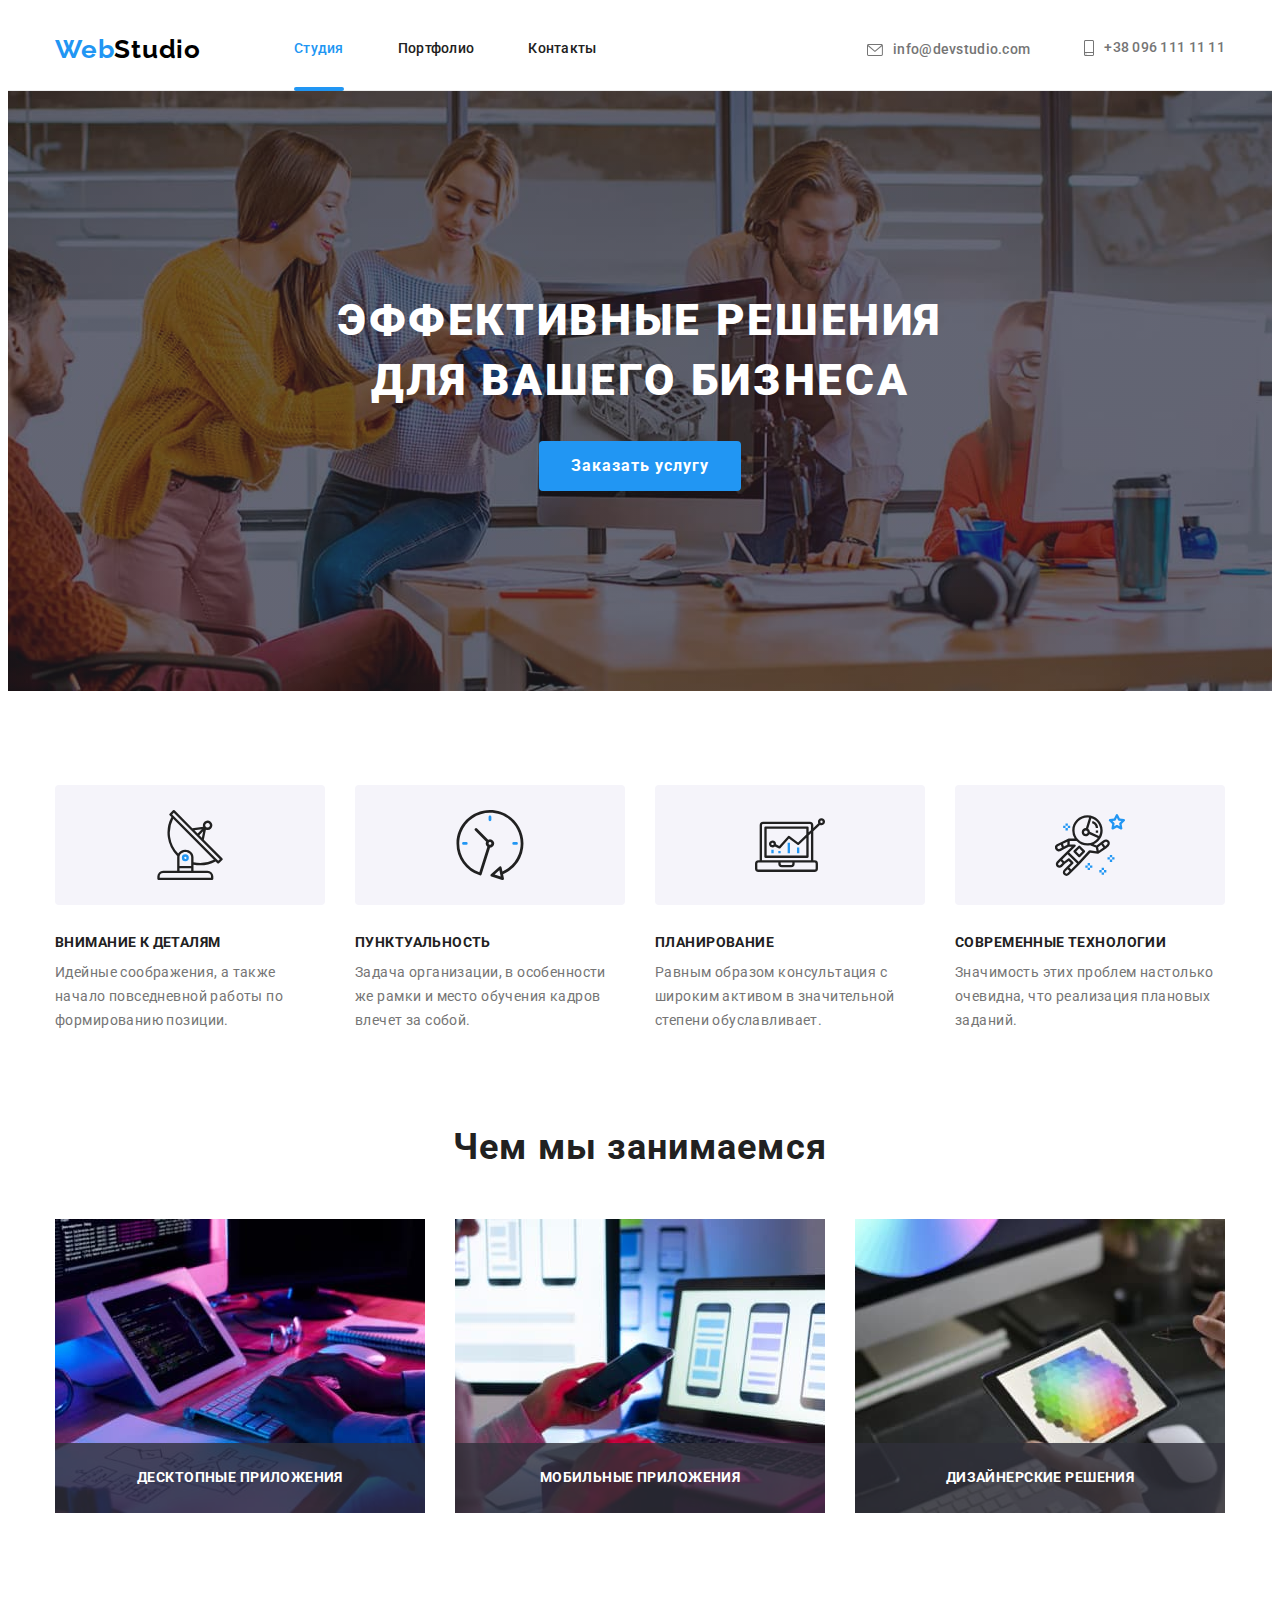
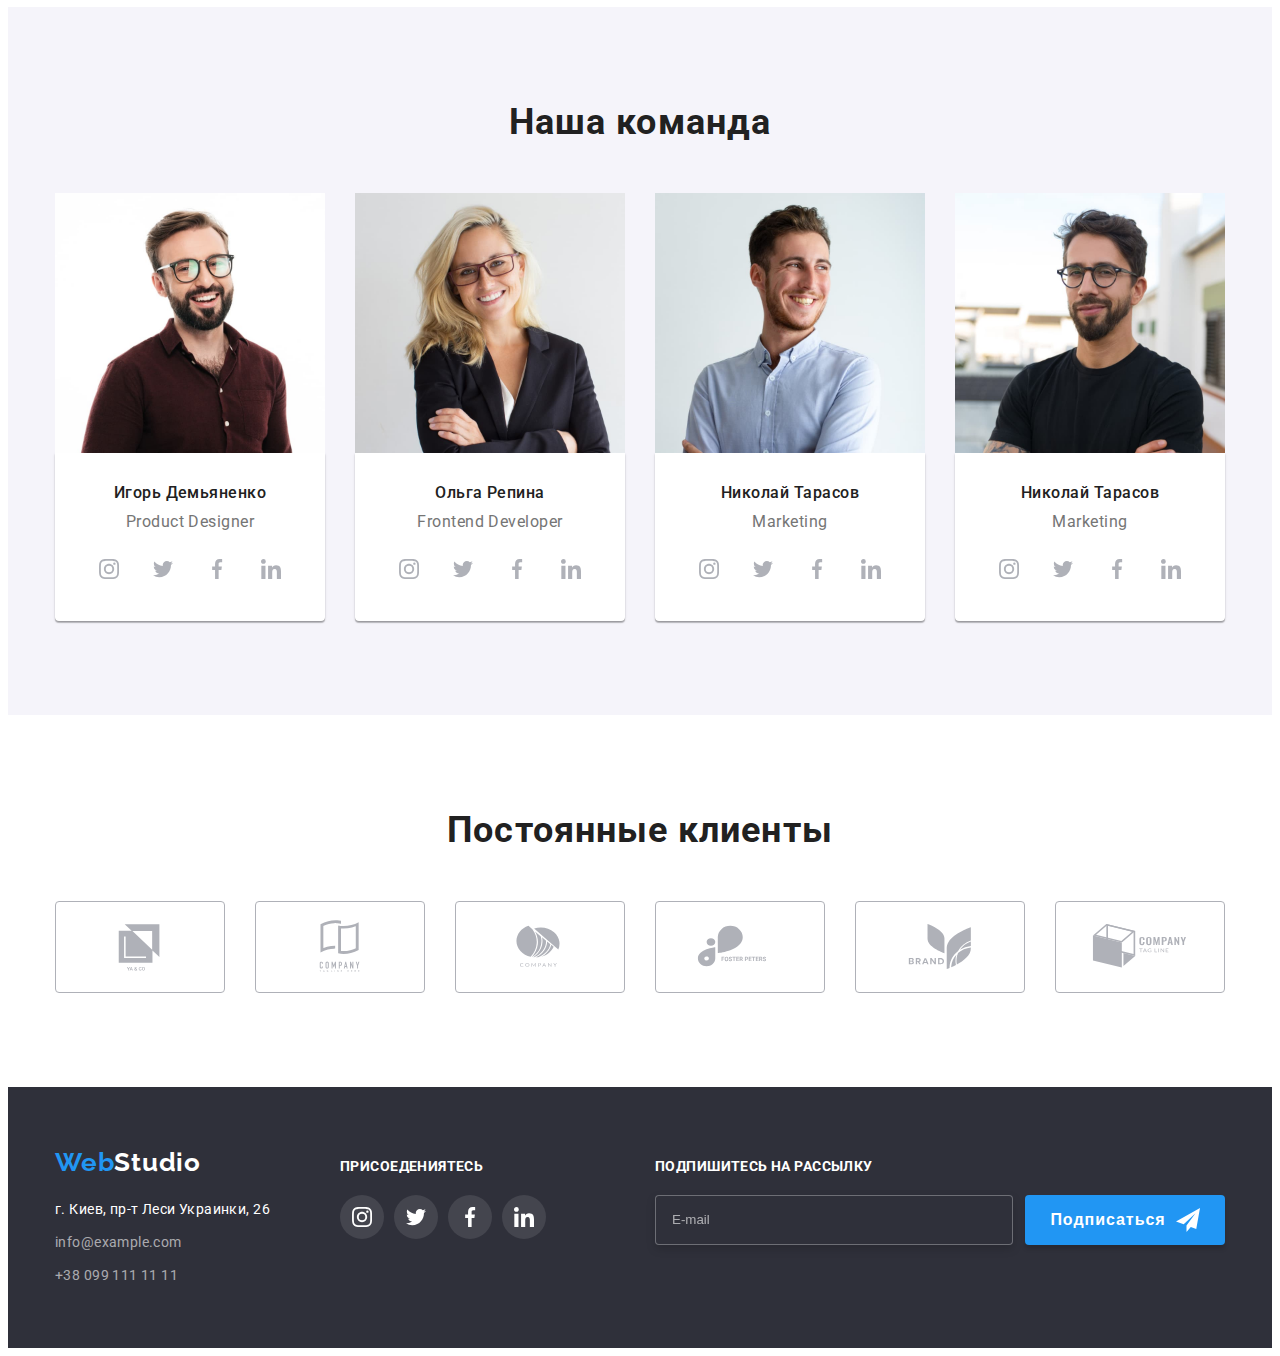
<file: index.html>
<!DOCTYPE html>
<html lang="ru">
  <head>
    <meta charset="UTF-8" />
    <meta http-equiv="X-UA-Compatible" content="IE=edge" />
    <meta name="viewport" content="width=device-width, initial-scale=1.0" />
    <title>Document</title>

    <link rel="preconnect" href="https://fonts.googleapis.com" />
    <link rel="preconnect" href="https://fonts.gstatic.com" crossorigin />
    <link
      href="https://fonts.googleapis.com/css2?family=Raleway:wght@700&family=Roboto:wght@400;500;700;900&display=swap"
      rel="stylesheet"
    />

    <link
      rel="stylesheet"
      href="https://cdnjs.cloudflare.com/ajax/libs/modern-normalize/1.1.0/modern-normalize.min.css"
      integrity="sha512-wpPYUAdjBVSE4KJnH1VR1HeZfpl1ub8YT/NKx4PuQ5NmX2tKuGu6U/JRp5y+Y8XG2tV+wKQpNHVUX03MfMFn9Q=="
      crossorigin="anonymous"
      referrerpolicy="no-referrer"
    />

    <link rel="stylesheet" href="./css/styles.css" />
  </head>

  <body>
    
    
    <header class="header">
      <div class="container">
        <div class="header-inner">
          <a class="header-logo link" href="" lang="en"
            >Web<span class="logo-light link">Studio</span>
          </a>
          <nav class="header-nav">
            <ul class="nav-list list">
              <li class="nav-item">
                <a class="nav-link link prime" href="./index.html">Студия</a>
              </li>
              <li class="nav-item">
                <a class="nav-link link" href="./portfolio.html">Портфолио</a>
              </li>
              <li class="nav-item">
                <a class="nav-link link" href="">Контакты</a>
              </li>
            </ul>
          </nav>
          <ul class="contact-list list">
            <li class="contact-items">
              <a class="contact-link link" href="mailto:info@devstudio.com" lang="en"
                ><svg class="contact-logo" width="16" height="12">
                  <use href="./images/symbol-defs.svg#icon-envelope">
                  </use>
                  </svg>info@devstudio.com</a>
            </li>
            <li class="contact-items">
              <a class="contact-link link" href="tel:+380961111111">
                <svg class="contact-logo" width="10" height="16">
                <use href="./images/symbol-defs.svg#icon-smartphone">
                </use>
                </svg>+38 096 111 11 11</a>
            </li>
          </ul>
        </div>
      </div>
    </header>
    <main>
      <section class="hero">
        <div class="container">
          <h1 class="hero-title">Эффективные решения для вашего бизнеса</h1>
          <button data-modal-open class="btn"  type="button">Заказать услугу</button>         
        </div>
      </section>
      <section class="quality section">
        <div class="container">
          <h2 class="visually-hidden">Качество команды</h2>
          <ul class="quality-list list">
            <li class="quality-item">
              <div class="quality-icon">
                <svg class="quality-logo" width="70" height="70">
                <use href="./images/symbol-defs.svg#icon-antenna">
                </use>
                </svg>
              </div>
              <h3 class="quality-title">Внимание к деталям</h3>
              <p class="quality-description">
                Идейные соображения, а также начало повседневной работы по формированию позиции.
              </p>
            </li>
            <li class="quality-item">
              <div class="quality-icon">
                <svg class="quality-logo" width="70" height="70">
                <use href="./images/symbol-defs.svg#icon-clock">
                </use>
                </svg>
              </div>
              <h3 class="quality-title">Пунктуальность</h3>
              <p class="quality-description">
                Задача организации, в особенности же рамки и место обучения кадров влечет за собой.
              </p>
            </li>
            <li class="quality-item">
              <div class="quality-icon">
                <svg class="quality-logo" width="70" height="70">
                <use href="./images/symbol-defs.svg#icon-diagram">
                </use>
                </svg>
              </div>
              <h3 class="quality-title">Планирование</h3>
              <p class="quality-description">
                Равным образом консультация с широким активом в значительной степени обуславливает.
              </p>
            </li>
            <li class="quality-item">
              <div class="quality-icon">
                <svg class="quality-logo" width="70" height="70">
                <use href="./images/symbol-defs.svg#icon-astronaut">
                </use>
                </svg>
              </div>
              <h3 class="quality-title">Современные технологии</h3>
              <p class="quality-description">
                Значимость этих проблем настолько очевидна, что реализация плановых заданий.
              </p>
            </li>
          </ul>
        </div>
      </section>
      <section class="work section">
        <div class="container">
          <h2 class="work-subtitle">Чем мы занимаемся</h2>
          <ul class="work-list list">
            <li class="work-item">
              <img src="./images/layout1.jpg" alt="Верстка" width="370" />
              <h3 class="work-name">Десктопные приложения</h3>
            </li>
            <li class="work-item">
              <img src="./images/design1.jpg" alt="Дизайн" width="370" />
              <h3 class="work-name">Мобильные приложения</h3>
            </li>
            <li class="work-item">
              <img src="./images/project.jpg" alt="Стиль" width="370" />
              <h3 class="work-name">Дизайнерские решения</h3>
            </li>
          </ul>
        </div>
      </section>
      <section class="team section">
        <div class="container">
          <h2 class="team-subtitle">Наша команда</h2>
          <ul class="team-list list">
            <li class="team-item">
              <img src="./images/igor-demianenko.jpg" alt="Игорь Демьяненко" width="270" />
              <div class="team-wrap">
                <h3 class="team-members">Игорь Демьяненко</h3>
                <p class="speciality" lang="en">Product Designer</p>
                <ul class="team-social-list list">
                  <li class="team-social-item"> 
                    <a href="#" class="team-link" >
                     <svg class="clients-social" width="20" height="20">
                       <use href="./images/symbol-defs.svg#icon-instagram">
                       </use>
                       </svg>
                    </a>
                 <li class="team-social-item"> 
                   <a href="#" class="team-link" >
                    <svg class="clients-social" width="20" height="20">
                     <use href="./images/symbol-defs.svg#icon-twitter">
                      </use>
                     </svg>
                   </a>
                 <li class="team-social-item"> 
                  <a href="#" class="team-link" >
                    <svg class="clients-social" width="20" height="20">
                      <use href="./images/symbol-defs.svg#icon-facebook">
                        </use>
                      </svg>
                   </a>
                <li class="team-social-item"> 
                  <a href="#" class="team-link" >
                    <svg class="clients-social" width="20" height="20">
                     <use href="./images/symbol-defs.svg#icon-linkedin">
                      </use>
                     </svg>
                  </a>
                </ul>
              </div>
            </li>
            <li class="team-item">
              <img src="./images/olga-repina.jpg" alt="Ольга Репина" width="270" />
              <div class="team-wrap">
                <h3 class="team-members">Ольга Репина</h3>
                <p class="speciality" lang="en">Frontend Developer</p>
                <ul class="team-social-list list">
                  <li class="team-social-item"> 
                    <a href="#" class="team-link" >
                     <svg class="clients-social" width="20" height="20">
                       <use href="./images/symbol-defs.svg#icon-instagram">
                        </use>
                       </svg>
                    </a>
                 <li class="team-social-item"> 
                   <a href="#" class="team-link" >
                    <svg class="clients-social" width="20" height="20">
                     <use href="./images/symbol-defs.svg#icon-twitter">
                      </use>
                     </svg>
                   </a>
                 <li class="team-social-item"> 
                  <a href="#" class="team-link" >
                    <svg class="clients-social" width="20" height="20">
                      <use href="./images/symbol-defs.svg#icon-facebook">
                        </use>
                      </svg>
                   </a>
                <li class="team-social-item"> 
                  <a href="#" class="team-link" >
                    <svg class="clients-social" width="20" height="20">
                     <use href="./images/symbol-defs.svg#icon-linkedin">
                      </use>
                     </svg>
                  </a>
                </ul>
              </div>
            </li>
            <li class="team-item">
              <img src="./images/nikolai-tarasov.jpg" alt="Николай Тарасов" width="270" />
              <div class="team-wrap">
                <h3 class="team-members">Николай Тарасов</h3>
                <p class="speciality" lang="en">Marketing</p>
                <ul class="team-social-list list">
                  <li class="team-social-item"> 
                    <a href="#" class="team-link" >
                     <svg class="clients-social" width="20" height="20">
                       <use href="./images/symbol-defs.svg#icon-instagram">
                        </use>
                       </svg>
                    </a>
                 <li class="team-social-item"> 
                   <a href="#" class="team-link" >
                    <svg class="clients-social" width="20" height="20">
                     <use href="./images/symbol-defs.svg#icon-twitter">
                      </use>
                     </svg>
                   </a>
                 <li class="team-social-item"> 
                  <a href="#" class="team-link" >
                    <svg class="clients-social" width="20" height="20">
                      <use href="./images/symbol-defs.svg#icon-facebook">
                        </use>
                      </svg>
                   </a>
                <li class="team-social-item"> 
                  <a href="#" class="team-link" >
                    <svg class="clients-social" width="20" height="20">
                     <use href="./images/symbol-defs.svg#icon-linkedin">
                      </use>
                     </svg>
                  </a>
                </ul>
              </div>
            </li>
            <li class="team-item">
              <img src="./images/mihail-ermakov.jpg" alt="Михаил Ермаков" width="270" />
              <div class="team-wrap">
                <h3 class="team-members">Николай Тарасов</h3>
                <p class="speciality" lang="en">Marketing</p>
                <ul class="team-social-list list">
                  <li class="team-social-item"> 
                    <a href="#" class="team-link" >
                     <svg class="clients-social" width="20" height="20">
                       <use href="./images/symbol-defs.svg#icon-instagram">
                        </use>
                       </svg>
                    </a>
                 <li class="team-social-item"> 
                   <a href="#" class="team-link" >
                    <svg class="clients-social" width="20" height="20">
                     <use href="./images/symbol-defs.svg#icon-twitter">
                      </use>
                     </svg>
                   </a>
                 <li class="team-social-item"> 
                  <a href="#" class="team-link" >
                    <svg class="clients-social" width="20" height="20">
                      <use href="./images/symbol-defs.svg#icon-facebook">
                        </use>
                      </svg>
                   </a>
                <li class="team-social-item"> 
                  <a href="#" class="team-link" >
                    <svg class="clients-social" width="20" height="20">
                     <use href="./images/symbol-defs.svg#icon-linkedin">
                      </use>
                     </svg>
                  </a>
                </ul>
              </div>
            </li>
          </ul>
        </div>
      </section>
      <section class="clients section">
        <div class="container">
          <h2 class="clients-subtitle">Постоянные клиенты</h2>
        <ul class="clients-list list">
          <li class="clients-item"> 
           <a href="#" class="clients-link" >
            <svg class="clients-logo" width="106" height="60">
              <use href="./images/symbol-defs.svg#icon-Logoya-co">
                </use>
              </svg>
           </a>
           </li>
           <li class="clients-item"> 
            <a href="#" class="clients-link" >
             <svg class="clients-logo" width="106" height="60">
               <use href="./images/symbol-defs.svg#icon-Logotaglin">
                </use>
               </svg>
            </a>
            </li>
            <li class="clients-item"> 
              <a href="#" class="clients-link" >
               <svg class="clients-logo" width="106" height="60">
                 <use href="./images/symbol-defs.svg#icon-Logocompany">
                  </use>
                 </svg>
              </a>
              </li>
              <li class="clients-item" > 
                <a href="#" class="clients-link" >
                 <svg class="clients-logo" width="106" height="60">
                   <use href="./images/symbol-defs.svg#icon-Logofoster">
                    </use>
                   </svg>
                </a>
                </li>
                <li class="clients-item"> 
                  <a href="#" class="clients-link" >
                   <svg class="clients-logo" width="106" height="60">
                     <use href="./images/symbol-defs.svg#icon-Logobrand">
                      </use>
                     </svg>
                  </a>
                  </li>
                  <li class="clients-item"> 
                    <a href="#" class="clients-link" >
                     <svg class="clients-logo" width="106" height="60">
                       <use href="./images/symbol-defs.svg#icon-Logotagline">
                        </use>
                       </svg>
                    </a>
                    </li>
        </ul>
      </div>
      </section>
    </main>
    <footer class="footer">
      <div class="container">
       <div class="footer-block">
        <div class="footer-link">
          <a class="footer-logo link" href="" lang="en"
        >Web<span class="logo-black link">Studio</span></a>
      <address class="footer-addres">
        <ul class="footer-list list">
          <li class="footer-item">
            <a
              class="footer-map link"
              href="https://goo.gl/maps/xmcC9F6GGdkySyZK7"
              rel="noopener noreferrer nofollow"
              >г. Киев, пр-т Леси Украинки, 26</a
            >
          </li>
          <li class="footer-item">
            <a class="fcontact-link link" href="mailto:info@example.com" lang="en"
              >info@example.com</a
            >
          </li>
          <li class="footer-item">
            <a class="fcontact-link link" href="tel:+380991111111">+38 099 111 11 11</a>
          </li>
        </ul>
      </address>
        </div>
        <div class="footer-social">
          <h2 class="footer-title">Присоедениятесь</h2>
      <ul class="footer-social-list list">
        <li class="footer-social-item"> 
          <a href="#" class="footer-logo-link">
            <svg class="footer-logo-social" width="20" height="20">
              <use href="./images/symbol-defs.svg#icon-instagram">
                </use>
              </svg>
           </a>
        <li class="footer-social-item "> 
          <a href="#" class="footer-logo-link">
           <svg class="footer-logo-social" width="20" height="20">
            <use href="./images/symbol-defs.svg#icon-twitter">
            </use>
            </svg>
          </a>
        <li class="footer-social-item"> 
         <a href="#" class="footer-logo-link">
           <svg class="footer-logo-social" width="20" height="20">            
             <use href="./images/symbol-defs.svg#icon-facebook">
            </use>
             </svg>
          </a>
       <li class="footer-social-item"> 
         <a href="#" class="footer-logo-link" >
           <svg class="footer-logo-social" width="20" height="20">
            <use href="./images/symbol-defs.svg#icon-linkedin">
              </use>
              </svg>
         </a>
      </ul>
        </div>
        <div class="subscription">
          <label class="subscription-lable" for="subscription-email" >
            Подпишитесь на рассылку</label>
            <form class="subscription-wrap">
             <input class="subscription-input" id="subscription-email" type="email" name="email" placeholder="E-mail">
             
              <button class="subscription-button" type="submit">Подписаться
                <svg class="subscription-logo" width="24" height="24">
                  <use href="./images/symbol-defs.svg#icon-icon-send">
                  </use>
                  </svg>
              </button> 
        </form>
       </div>
      </div>
      </div>
    </footer>
    <div class="backdrop is-hidden" data-modal >
      <div class="modal" >
        <button class="data-modal-close" data-modal-close >
          <svg class="close-logo" width="11" height="11">
            <use href="./images/symbol-defs.svg#icon-close-vector">
            </use>
            </svg>
        </button>
          <h2 class="modal-title">Оставьте свои данные, мы вам перезвоним</h2>
          <form class="form" name="contact-form" autocomplete="on">
          <div class="form-field">
            <label class="form-lable" for="user-name" >
              Имя </label>
                <input class="form-input" id="user-name" type="text" name="name" required>
              <svg class="form-logo" width="18" height="18">
                <use href="./images/symbol-defs.svg#icon-person-black">
                </use>
                </svg>
          </div>
                <div class="form-field">
                <label class="form-lable" for="user-tel" >
                Телефон</label>
                  <input class="form-input" id="user-tel" type="tel" name="tel" required>
                  <svg class="form-logo" width="18" height="18">
                    <use href="./images/symbol-defs.svg#icon-phone-black">
                    </use>
                    </svg>    
                </div>
            <div class="form-field">
              <label class="form-lable" for="user-email" >
                Почта</label>
                 <input class="form-input" id="user-email" type="email" name="email" required>
                 <svg class="form-logo" width="18" height="18">
                  <use href="./images/symbol-defs.svg#icon-email-black">
                  </use>
                  </svg>           
            </div>
            <div class="form-message">
              <label class="form-lable" for="user-comment">
                Комментарий</label>
                 <textarea class="form-textarea" id="user-comment"  name="user-comment" placeholder="Введите текст"></textarea>           
            </div>  
                <label class="chexbox-lable" for="user-checkbox" >
                  <span class="checkbox-wrap">
                <input class="chexbox-input" id="user-checkbox" type="checkbox" name="checkbox" >
                <svg class="checkbox-icon" width="16" height="15">
                  <use href="./images/symbol-defs.svg#icon-icon-check">
                  </use>
                  </svg>
                  </span> 
                <span class="checkbox-text ">Соглашаюсь с рассылкой и принимаю 
                  <a class="license-form " href="">Условия договора</a> 
                </span>
              </label>         
            <button class="form-field-button" type="submit">Отправить</button> 
          </form>
         </div>
      </div>
      <script src="./js/modal.js"></script>
  </body>
</html>
</file>
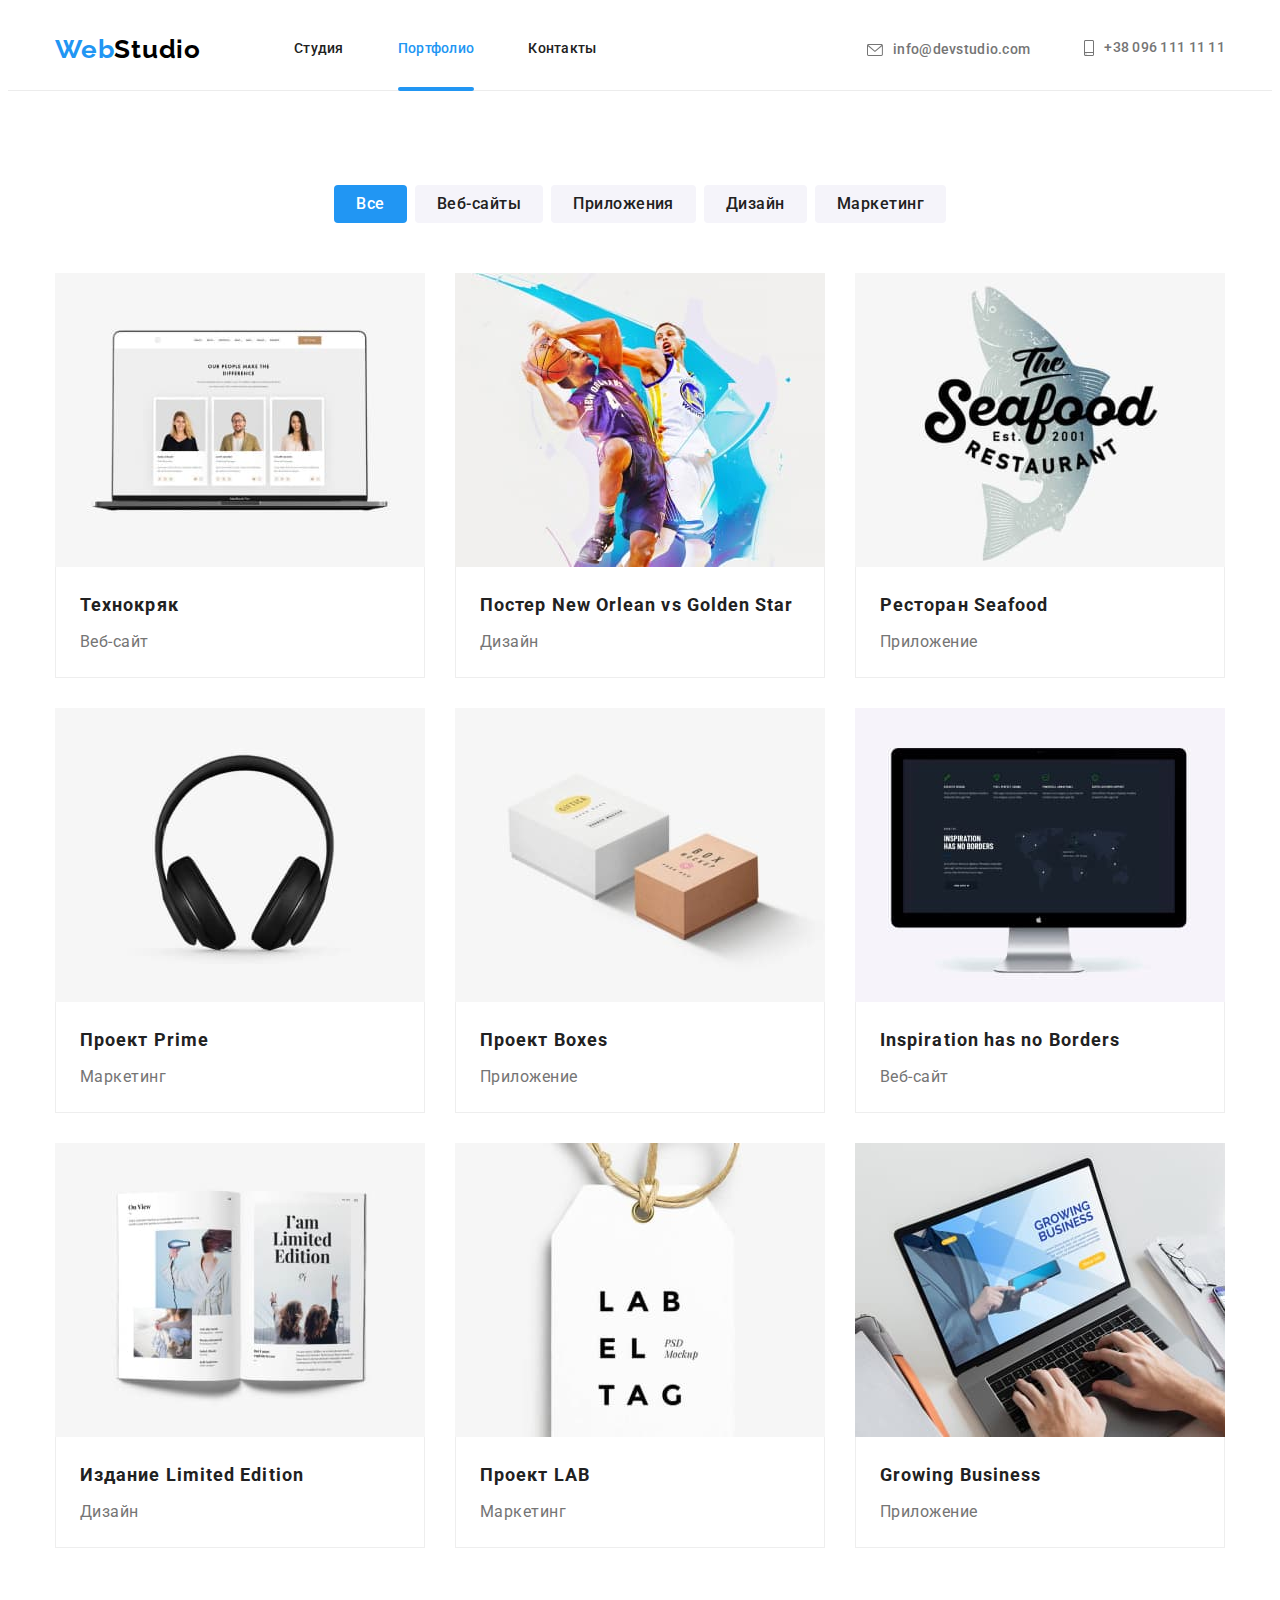
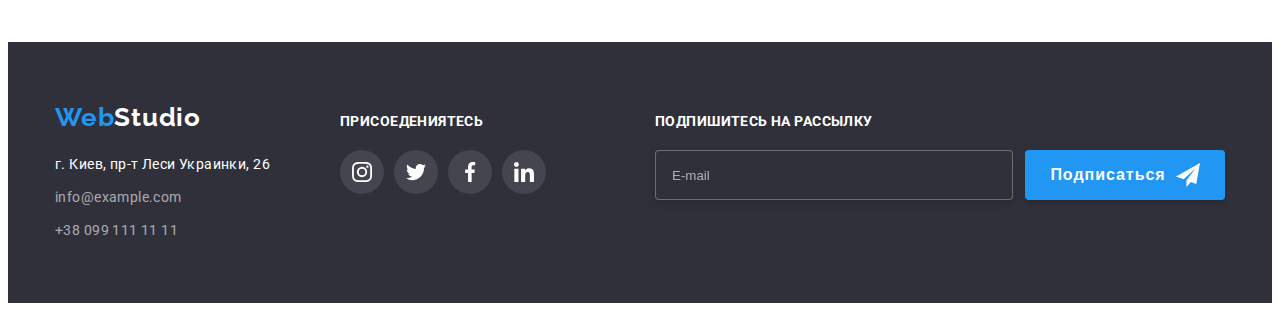
<file: portfolio.html>
<!DOCTYPE html>
<html lang="ru">
  <head>
    <meta charset="UTF-8" />
    <meta http-equiv="X-UA-Compatible" content="IE=edge" />
    <meta name="viewport" content="width=device-width, initial-scale=1.0" />
    <title>Портфоліо</title>
    
    <link rel="preconnect" href="https://fonts.googleapis.com">
<link rel="preconnect" href="https://fonts.gstatic.com" crossorigin>
<link href="https://fonts.googleapis.com/css2?family=Raleway:wght@700&family=Roboto:wght@400;500;700;900&display=swap" rel="stylesheet">
   
<link rel="stylesheet" href="https://cdnjs.cloudflare.com/ajax/libs/modern-normalize/1.1.0/modern-normalize.min.css" integrity="sha512-wpPYUAdjBVSE4KJnH1VR1HeZfpl1ub8YT/NKx4PuQ5NmX2tKuGu6U/JRp5y+Y8XG2tV+wKQpNHVUX03MfMFn9Q==" crossorigin="anonymous" referrerpolicy="no-referrer" />

    <link rel="stylesheet" href="./css/styles.css">

  </head>
   <body>
      <header class="header">
    <div class="container">
      <div class="header-inner">
      <a class="header-logo link" href="" lang="en">Web<span class="logo-light link">Studio</span> </a>
      <nav class="header-nav">
        <ul class="nav-list list">
          <li class="nav-item">
            <a class="nav-link link " href="./index.html">Студия</a>
          </li>
          <li class="nav-item">
            <a class="nav-link link prime" href="./portfolio.html">Портфолио</a>
          </li>
          <li class="nav-item">
            <a class="nav-link link" href="">Контакты</a>
          </li>
        </ul>
      </nav>
      <ul class="contact-list list">
        <li class="contact-items">
          <a class="contact-link link" href="mailto:info@devstudio.com" lang="en"
            ><svg class="contact-logo" width="16" height="12">
              <use href="./images/symbol-defs.svg#icon-envelope">
              </use>
              </svg>info@devstudio.com</a>
        </li>
        <li class="contact-items">
          <a class="contact-link link" href="tel:+380961111111">
            <svg class="contact-logo" width="10" height="16">
            <use href="./images/symbol-defs.svg#icon-smartphone">
            </use>              
            </svg>+38 096 111 11 11</a>
        </li>
      </ul>
      </div>
      </div>
    </header>
    <main>
      <section class="example section">
        <div class="container">
        <h1 class="visually-hidden">примеры работ</h1>
        <ul class="example-list list">
          <li class="example-item"><button class="example-btn active-btn" type="button">Все</button></li>
          <li class="example-item"><button class="example-btn" type="button">Веб-сайты</button></li>
          <li class="example-item"><button class="example-btn" type="button">Приложения</button></li>
          <li class="example-item"><button class="example-btn" type="button">Дизайн</button></li>
          <li class="example-item"><button class="example-btn" type="button">Маркетинг</button></li>
        </ul>
        <ul class="inst-list list">
          <li class="inst-item">
            <a class="inst-link link" href="">
             <div class="inst-product-item">
              <img src="./images/techno.jpg" alt="Технокряк" width="370" /> 
              <div class="inst-product">
                <p class="inst-product-text">Ресурс предлагает комплексные предложения  с разным уровнем функционала и сервисов. Все это позволит посетителю получить исчерпывающие сведения о компании или частном лице.</p>
              </div>
            </div>
            <div class="inst-thumb">
            <h2 class="inst-title">Технокряк</h2>
            <p class="inst-text">Веб-сайт</p>
            </div>
          </a>

           </li>
          <li class="inst-item">
            <a class="inst-link link" href="">
             <div class="inst-product-item">
            <img src="./images/poster.jpg"  alt="Постер New Orlean vs Golden Star" width="370" />
            <div class="inst-product">
              <p class="inst-product-text">Ресурс предлагает комплексные предложения  с разным уровнем функционала и сервисов. Все это позволит посетителю получить исчерпывающие сведения о компании или частном лице.</p>
            </div>
          </div>
            <div class="inst-thumb">
            <h2 class="inst-title">Постер New Orlean vs Golden Star</h2>
            <p class="inst-text">Дизайн</p></div></a>    
          </li>
          <li class="inst-item">
            <a class="inst-link link" href="">
              <div class="inst-product-item">
                <img src="./images/restoran.jpg" alt="Приложение" width="370" />
              <div class="inst-product">
                <p class="inst-product-text">Ресурс предлагает комплексные предложения  с разным уровнем функционала и сервисов. Все это позволит посетителю получить исчерпывающие сведения о компании или частном лице.</p>
            </div>
            </div>
             <div class="inst-thumb">
              <h2 class="inst-title">Ресторан Seafood</h2>
               <p class="inst-text">Приложение</p></div></a>        
          </li>
           <li class="inst-item">
            <a class="link" href="">
              <div class="inst-product-item">
                <img src="./images/progect.jpg" alt="Проект Prime" width="370" />
                <div class="inst-product">
                  <p class="inst-product-text">Ресурс предлагает комплексные предложения  с разным уровнем функционала и сервисов. Все это позволит посетителю получить исчерпывающие сведения о компании или частном лице.</p>
              </div>
              </div>
            <div class="inst-thumb">
            <h2 class="inst-title">Проект Prime</h2>
            <p class="inst-text">Маркетинг</p></div></a>
            
           </li>
          <li class="inst-item">
            <a class="inst-link link" href="">
              <div class="inst-product-item">
                 <img src="./images/boxes.jpg" alt="Проект Boxes" width="370" />
                 <div class="inst-product">
                  <p class="inst-product-text">Ресурс предлагает комплексные предложения  с разным уровнем функционала и сервисов. Все это позволит посетителю получить исчерпывающие сведения о компании или частном лице.</p>
              </div>
              </div>
            <div class="inst-thumb">
            <h2 class="inst-title">Проект Boxes</h2>
            <p class="inst-text">Приложение</p></div></a>
            
          </li>
          <li class="inst-item">
            <a class="inst-link link" href="">
              <div class="inst-product-item">
              <img src="./images/inspiration.jpg" alt="Inspiration has no Borders" width="370" />
              <div class="inst-product">
                <p class="inst-product-text">Ресурс предлагает комплексные предложения  с разным уровнем функционала и сервисов. Все это позволит посетителю получить исчерпывающие сведения о компании или частном лице.</p>
            </div>
            </div>
            <div class="inst-thumb">
            <h2 class="inst-title">Inspiration has no Borders</h2>
            <p class="inst-text">Веб-сайт</p></div></a>
            
          </li>
          <li class="inst-item">
            <a class="inst-link link" href="">
              <div class="inst-product-item">
                <img src="./images/limited-edition.jpg" alt="Издание Limited Edition" width="370" />
                <div class="inst-product">
                <p class="inst-product-text">Ресурс предлагает комплексные предложения  с разным уровнем функционала и сервисов. Все это позволит посетителю получить исчерпывающие сведения о компании или частном лице.</p>
              </div>
              </div>
            <div class="inst-thumb"><h2 class="inst-title">Издание Limited Edition</h2>
            <p class="inst-text">Дизайн</p></div></a>
            
          </li>
          <li class="inst-item">
            <a class="inst-link link" href="">
              <div class="inst-product-item">
                <img src="./images/lab.jpg" alt="Проект LAB" width="370" />
                <div class="inst-product">
                <p class="inst-product-text">Ресурс предлагает комплексные предложения  с разным уровнем функционала и сервисов. Все это позволит посетителю получить исчерпывающие сведения о компании или частном лице.</p>
              </div>
              </div>
            <div class="inst-thumb"> <h2 class="inst-title">Проект LAB</h2>
            <p class="inst-text">Маркетинг</p></div></a>
           
          </li>
          <li class="inst-item">
            <a class="inst-link link" href="">
              <div class="inst-product-item">
                <img src="./images/growing-b.jpg" alt="Growing Business" width="370" />
                <div class="inst-product">
                  <p class="inst-product-text">Ресурс предлагает комплексные предложения  с разным уровнем функционала и сервисов. Все это позволит посетителю получить исчерпывающие сведения о компании или частном лице.</p>
                </div>
                </div>
            <div class="inst-thumb"><h2 class="inst-title">Growing Business</h2>
            <p class="inst-text">Приложение</p></div></a>
            
          </li>
        </ul>
        </div>
      </section>
    </main>
    <footer class="footer">
      <div class="container">
       <div class="footer-block">
        <div class="footer-link">
          <a class="footer-logo link" href="" lang="en"
        >Web<span class="logo-black link">Studio</span></a>
      <address class="footer-addres">
        <ul class="footer-list list">
          <li class="footer-item">
            <a
              class="footer-map link"
              href="https://goo.gl/maps/xmcC9F6GGdkySyZK7"
              rel="noopener noreferrer nofollow"
              >г. Киев, пр-т Леси Украинки, 26</a
            >
          </li>
          <li class="footer-item">
            <a class="fcontact-link link" href="mailto:info@example.com" lang="en"
              >info@example.com</a
            >
          </li>
          <li class="footer-item">
            <a class="fcontact-link link" href="tel:+380991111111">+38 099 111 11 11</a>
          </li>
        </ul>
      </address>
        </div>
        <div class="footer-social">
          <h2 class="footer-title">Присоедениятесь</h2>
      <ul class="footer-social-list list">
        <li class="footer-social-item"> 
          <a href="#" class="footer-logo-link">
            <svg class="footer-logo-social" width="20" height="20">
              <use href="./images/symbol-defs.svg#icon-instagram">
                </use>
              </svg>
           </a>
        <li class="footer-social-item "> 
          <a href="#" class="footer-logo-link">
           <svg class="footer-logo-social" width="20" height="20">
            <use href="./images/symbol-defs.svg#icon-twitter">
            </use>
            </svg>
          </a>
        <li class="footer-social-item"> 
         <a href="#" class="footer-logo-link">
           <svg class="footer-logo-social" width="20" height="20">            
             <use href="./images/symbol-defs.svg#icon-facebook">
            </use>
             </svg>
          </a>
       <li class="footer-social-item"> 
         <a href="#" class="footer-logo-link" >
           <svg class="footer-logo-social" width="20" height="20">
            <use href="./images/symbol-defs.svg#icon-linkedin">
              </use>
              </svg>
         </a>
      </ul>
        </div>
        <div class="subscription">
          <label class="subscription-lable" for="subscription-email" >
            Подпишитесь на рассылку</label>
            <div class="subscription-wrap">
             <input class="subscription-input" id="subscription-email" type="email" name="email" placeholder="E-mail">
             
              <button class="subscription-button" type="submit">Подписаться
                <svg class="subscription-logo" width="24" height="24">
                  <use href="./images/symbol-defs.svg#icon-icon-send">
                  </use>
                  </svg>
              </button> 
        </div>
       </div>
      </div>
      </div>
    </footer>
  </body>
</html>
</file>
<file: css/styles.css>
/* колір основного тесту #757575; */
/* колір заголовку #212121; */
/* колір Н1 #FFFFFF; */
/* колір ховера #2196F3; */
/* колір лого п.ч. #2196F3; */
/* колір лого д.ч. #000000; */

:root {
    --primery-text-color : #757575;
    --title-text-color : #212121;
    --primery-title-color : #FFFFFF;
    --hover-color : #2196F3;
    --logo-color-p1 : #2196F3;
    --maplink-text-color :#FFFFFF;
    --footer-contact-text-color : rgba(255, 255, 255, 0.6);
    --background-body-color : #ffffff;
    --background-header-color : #FFFFFF ;
    --background-hero-color : #2F303A;
    --background-team-color : #F5F4FA;
    --background-footer-color :#2F303A;
    --background-example-color : #E5E5E5;
    --animation: 250ms cubic-bezier(0.4, 0, 0.2, 1);
}
html {
    box-sizing: border-box;
}

*,
*::before,
*::after {
    box-sizing: inherit;
}
/* Стили для обнуления верхних отступов у элементов */
h1,
h2,
h3,
h4,
h5,
h6,
p {
	margin-top: 0;
    margin-bottom: 0;
}

/* Свойства для корректного отображения картинок */
img {
	display: block;
	max-width: 100%;
	height: auto;
}

body {
    font-family: 'Roboto', sans-serif;
    color: var(--primery-text-color);
}
.list {
    list-style: none;
    padding-left: 0;
    margin: 0;
}
.link {
    text-decoration: none;
    color: inherit;
    transition: color var(--animation);
}
.link:hover,
.link:focus  {
    color: var(--hover-color) ;
    fill: var(--hover-color) ;
}


.section {
    padding: 94px 0px;
}
.container {    
    width: 1200px;
    padding-left: 15px;
    padding-right: 15px;
    margin: 0 auto;
    /* outline: 1px solid tomato; */   
}

.visually-hidden {
    position: absolute;
    white-space: nowrap;
    width: 1px;
    height: 1px;
    overflow: hidden;
    border: 0;
    padding: 0;
    clip: rect(0 0 0 0);
    clip-path: inset(50%);
    margin: -1px;
}

/* header */


.header {
   border-bottom: 1px solid #ECECEC;
   max-width: 1600px;
   margin: 0 auto;
}
.header-inner {
    display: flex;
    align-items: center;   
}

/*  logo */

.header-logo {
    margin-right: 93px;
    font-family: 'Raleway', sans-serif;
    font-weight: 700;
    font-size: 26px;
    line-height: 1.19;
    letter-spacing: 0.03em;
    color: var(--logo-color-p1);
}

.logo-light {
    color: #000000;
}
.header-logo:hover .logo-light,
.header-logo:focus .logo-light {
    color: var(--hover-color);
}

/* Nav */

.nav-link {
    position: relative;
    display: block;
    padding-top: 32px;
    padding-bottom: 32px;
    font-weight: 500;
    font-size: 14px;
    line-height: 1.14;
    letter-spacing: 0.02em;
    color: var(--title-text-color);
    transition: color var(--animation);
}
.nav-item {
    display: inline-block;
}
.nav-item:not(:last-child) {
    margin-right: 50px;
}
.prime {
    color: #2196F3;
}
.prime::before {
    content: '';
    position: absolute;
    bottom: -3%;
    left: 0;
    width:100%;
    height: 4px;
    background: #2196F3;
    border-radius: 2px; 
}
.contact-logo {
    fill: #757575;
    transition: fill var(--animation);
    
}
.contact-link:hover .contact-logo,
.contact-link:focus .contact-logo {
     fill: var(--hover-color);
     
     
}
.contact-link {
    display: flex;
    flex-wrap: wrap;
    gap: 10px;
    padding-top: 32px;
    padding-bottom: 32px;
    align-items: center;
    font-weight: 500;
    font-size: 14px;
    line-height: 1.14;
    letter-spacing: 0.02em;
    color: var(--primery-text-color);
    transition: color var(--animation);
}
.contact-items:last-child {
     margin-left: 50px;
}

.contact-list {
    display: inline-block;
    margin-left: auto;
}
.contact-items {
    display: inline-block;
}


/*hero */

.hero {
    text-align: center;
    padding-top: 200px;
    padding-bottom: 200px;
    background-image: 
    linear-gradient( rgba(47, 48, 58, 0.4), 
    rgba(47, 48, 58, 0.4)),
     url(../images/hero-bg.jpg);
    background-color:  #C4C4C4;
    background-repeat: no-repeat;
    background-position: center;
    background-size: cover;
    margin: 0 auto;
    max-width: 1600px;
}
    
.hero-title {
    display: inline-block;
    width: 696px;
    margin-bottom: 30px;
    text-transform: uppercase;
    font-weight: 900;
    font-size: 44px;
    line-height: 1.36;           
    text-align: center;
    letter-spacing: 0.06em;
    color: var(--primery-title-color);
       
}
.btn {
    display: block;
    background-color: #2196F3;
    border-radius: 4px;
    padding: 10px 32px;
    min-width: 200px;
    min-height: 50px;
    border: 0px;
    margin: 0 auto;
    font-family: inherit; 
    font-weight: 700;
    font-size: 16px;
    line-height: 1.88;
    align-items: center;
    text-align: center;
    letter-spacing: 0.06em;
    color : #ffffff;
    cursor: pointer;
    transition:  background-color var(--animation);
}
.btn:hover,
.btn:focus {
    background-color: #188CE8
}

/* quality */

.quality {
    padding-bottom: 0px;
}


.quality-list {
    display: flex;
    gap: 30px;
}
 .quality-icon{
    display: flex;
    margin-bottom: 30px;
    align-items: center;
    justify-content: center;
    width: 270px;
    height: 120px;
    background: #F5F4FA;
    border-radius: 4px;
 }

.quality-title {
    width: 270px;
    margin-bottom: 10px;
    font-size: 14px;
    line-height: 1.14;
    letter-spacing: 0.03em;
    text-transform: uppercase;
    color : var(--title-text-color);
}
.quality-description {
    width: 270px;
    font-size: 14px;
    line-height: 1.71;
    letter-spacing: 0.03em;
}

/* work */

.work-subtitle {
        margin-bottom: 50px;
        font-size: 36px;
        line-height: 1.17;
        text-align: center;
        letter-spacing: 0.03em;
        color: var(--title-text-color);
}
.work-list {
    display: flex;
    gap: 30px;
}
.work-item {
    position: relative;
}
.work-name{
    display: block;
    width: 100%;
    position: absolute;
    bottom: 0;
    left: 0;
    padding: 27px 0;
    background-color: rgba(47, 48, 58, 0.8);
    text-align: center; 
    color: #FFFFFF;
    font-style: normal;
    font-weight: 700;
    font-size: 14px;
    line-height: 1.14;
    letter-spacing: 0.03em;
    text-transform: uppercase;
}

/* team */

.team {
    background-color: var(--background-team-color);
}
.team-subtitle {
    margin-bottom: 50px;
    font-size: 36px;
    line-height: 1.17;
    text-align: center;
    letter-spacing: 0.03em;
    color: var(--title-text-color);
}
.team-list {
    display: flex;
    gap: 30px;
}
.team-item {
    background-color: #fff;
    border-radius: 0px 0px 4px 4px;
}
.team-wrap {
    padding: 30px 0px;
    box-shadow: 0px 1px 3px 
    rgba(0, 0, 0, 0.12), 0px 1px 1px 
    rgba(0, 0, 0, 0.14), 0px 2px 1px
    rgba(0, 0, 0, 0.2);
    border-radius: 0px 0px 4px 4px;
}
.team-members {
    margin-bottom: 10px;
    font-weight: 500;
    font-size: 16px;
    line-height: 1.19;
    text-align: center;
    letter-spacing: 0.03em;
    color: var(--title-text-color);
}
.speciality {
    font-size: 16px;
    line-height: 1.19;
    text-align: center;
    letter-spacing: 0.03em;
    margin-bottom: 16px;
}
.team-social-list {
    display: flex;
    flex-wrap: wrap;
    gap: 10px;
    align-items: center;
    justify-content: center;
}
.team-social-item {
    display: flex;
    width: 44px;
    height: 44px;
    align-items: center;
    justify-content: center;
    border-radius: 50%;
}
.clients-social {
    transition: fill var(--animation);
}
.team-link{
    display: flex;
    fill: #AFB1B8;
    width: 100%;
    height: 100%;
    align-items: center;
    justify-content: center;
    border-radius: 50%;    
    transition: background-color var(--animation);
}
.team-link:hover,
.team-link:focus {
    background-color: var(--logo-color-p1 );
    fill: #FFFFFF; 
}
 

/* clients */
.clients-subtitle{
    margin-bottom: 50px;
    font-size: 36px;
    line-height: 1.17;
    text-align: center;
    letter-spacing: 0.03em;
    color: var(--title-text-color);
}

.clients-list {
    display: flex;
    flex-wrap: wrap;
    gap: 30px;   
}

.clients-item {
    width: 170px;
    height: 92px;  
    margin: 0 auto;
}

.clients-link:hover,
.clients-link:focus  {
    fill: var(--logo-color-p1 );
    border: 1px solid var(--logo-color-p1 );
    border-radius: 4px;
}
.clients-link { 
    display: flex;
    align-items: center;
    justify-content: center;
    width: 100%;
    height: 100%;   
    border: 1px solid #AFB1B8;
    border-radius: 4px;
    fill:#AFB1B8;
    transition: fill var(--animation),
    border-color var(--animation);
}   

/* footer */

.footer {
    background-color: var(--background-footer-color);
    padding-top: 60px;
    padding-bottom: 60px;
}
.footer-block{
    display: flex;
    align-items: baseline;
}
.footer-logo {
    display: inline-block;
    margin-bottom: 20px;
    font-family: 'Raleway';
    font-weight: 700;
    font-size: 26px;
    line-height: 1.19;
    letter-spacing: 0.03em;
    color: var(--logo-color-p1);
}

.logo-black {
    color: var(--maplink-text-color);
    transition: color var(--animation);
}
.footer-logo:hover .logo-black,
.footer-logo:focus .logo-black {
    color: var(--hover-color);
}

.footer-item:not(:last-child){
     margin-bottom: 9px;
}
.footer-addres {
    font-style: normal;
}
.footer-map {
    font-size: 14px;
    line-height: 1.71;
    letter-spacing: 0.03em;
    color: var(--maplink-text-color);
    transition: color var(--animation);
}

.fcontact-link {
    font-size: 14px;
    line-height: 1.71;
    letter-spacing: 0.03em;
    color: rgba(255, 255, 255, 0.6);
    transition: color var(--animation);
}
.footer-title {
    margin-bottom: 20px;
    font-size: 14px;
    line-height: 1.14;
    letter-spacing: 0.03em;
    text-transform: uppercase;
    color: #FFFFFF;
}
.footer-social{
    margin-left: 70px;
}
.footer-social-list {
    display: flex;
    flex-wrap: wrap;
    gap: 10px;
}
.footer-item{
    display: flex;
    flex-wrap: wrap;
    gap: 10px;
}
.footer-logo-link{
    display: flex;
    width: 44px;
    height: 44px;
    align-items: center;
    justify-content: center;
    background: rgba(255, 255, 255, 0.1);
    transition: background-color var(--animation);
    border-radius: 50%;
    /* border: 1px solid red; */
}
.footer-logo-social{
    fill: #FFFFFF;
}
.footer-logo-link:hover,
.footer-logo-link:focus{
    background-color: var(--hover-color);
}

.subscription{
    margin-left: auto;
}
.subscription-lable {
    display: block;
    margin-bottom: 20px;
    font-weight: 700;
    font-size: 14px;
    line-height: 1.14;
    letter-spacing: 0.03em;
    text-transform: uppercase;
    color: #FFFFFF;
}
.subscription-wrap {
    display: flex;
    flex-wrap: wrap;
    gap: 12px;
}
.subscription-input {
    padding: 15px 16px;
    width: 358px;
    height: 50px;
    background-color: var(--background-footer-color);
    border: 1px solid rgba(255, 255, 255, 0.3);
    filter: drop-shadow(0px 4px 4px 
    rgba(0, 0, 0, 0.15));
    border-radius: 4px;
    outline: none;
}
.subscription-input::placeholder {
    color: rgba(255, 255, 255, 0.6);
}
.subscription-input:focus {
    border: 1px solid var(--hover-color);
    border-radius: 4px;
    transition: border var(--animation);
}
.subscription-button{
    display: flex;
    flex-wrap: wrap;
    gap: 10px;
    align-items: center;
    justify-content: center;
    text-align: center;
    padding: 10px 0px;
    width: 200px;
    height: 50px;
    background: #2196F3;
    box-shadow: 0px 4px 4px 
    rgba(0, 0, 0, 0.15);
    border-radius: 4px;
    border: none;
    outline: none;
    font-weight: 700;
    font-size: 16px;
    line-height: 1.88;
    letter-spacing: 0.06em;
    color: #FFFFFF;
    fill: #FFFFFF;
    cursor: pointer;
}
.subscription-button:hover,
.subscription-button:focus{
    background-color: #188CE8;
    box-shadow: 0px 4px 4px 
    rgba(0, 0, 0, 0.15);
    border-radius: 4px;
    transition: background-color var(--animation);
}


/* portfolio btn */

.nav-link .link:active{
    color: var(--hover-color);
}
.example-list {
    display: flex;
    text-align: center;
    justify-content: center;
    gap: 8px;
    margin-bottom: 50px;
}


.example-btn.active-btn {
   background-color: var(--hover-color);
   color: var(--maplink-text-color);   
}

.example-btn:hover,
.example-btn:focus {
    background-color: var(--hover-color);
    color: var(--maplink-text-color);
    box-shadow: 0px 3px 1px
     rgba(0, 0, 0, 0.1), 0px 1px 2px
     rgba(0, 0, 0, 0.08), 0px 2px 2px 
     rgba(0, 0, 0, 0.12);
}
.example-btn {
    cursor: pointer;
    padding: 6px 22px;
    border-radius: 4px;
    border: transparent;
    min-width: 73px;
    background-color: var(--background-team-color);
    font-family: inherit;
    font-weight: 500;
    font-size: 16px;
    line-height: 1.62;
    text-align: center;
    letter-spacing: 0.03em;
    color: var(--title-text-color);
    transition: box-shadow var(--animation),
    color var(--animation),
    background-color var(--animation);
}
.inst-list {
    display: flex;
    flex-wrap: wrap;
    gap: 30px;
}
.inst-item {
    transition: box-shadow var(--animation);
}
.inst-thumb{
    padding: 20px 24px;
    border: 1px solid #EEEEEE;
    border-top: none;               
}
.inst-item:hover{
    box-shadow: 0px 1px 1px
     rgba(0, 0, 0, 0.12), 0px 4px 4px 
     rgba(0, 0, 0, 0.06), 1px 4px 6px 
     rgba(0, 0, 0, 0.16);           
}


.inst-title {
    margin-bottom:  4px;
    font-weight: 700;
    font-size: 18px;
    line-height: 2.0;           
    letter-spacing: 0.06em;
    color: var(--title-text-color);
}
.inst-text {
    font-size: 16px;
    line-height:1.88;
    letter-spacing: 0.03em;
    color: var(--primery-text-color);
}

.is-hidden {
    visibility: hidden;
    opacity: 0;
    pointer-events: none;
    transition-delay: 0;
    transform: rotate(180deg);

}
.backdrop {
    position: fixed;
    background: rgba(0, 0, 0, 0.2);
    width: 100%;
    height: 100%;
    top: 0;
    left: 0;
    transition: opacity 250ms, visibility 250ms;
}
.is-hidden .modal{
    transform: translate(-50%, -50%) rotate(0deg);
}

.modal { 
    transform: translate(-50%, -50%) rotate(360deg);
    transition: transform var(--animation);
    position: absolute;
    width: 528px;
    height: 581px;
    top: 50%;
    left: 50%;
    
background: #FFFFFF;
box-shadow: 0px 1px 3px
rgba(0, 0, 0, 0.12), 0px 1px 1px
rgba(0, 0, 0, 0.14), 0px 2px 1px 
rgba(0, 0, 0, 0.2);
border-radius: 4px;
}
.is-hidden .data-modal-close{
}
.data-modal-close {
    position: absolute;
    display: flex;
    justify-content: center;
    align-items: center;
    width: 30px;
    height: 30px;
    top:8px;
    right: 8px;
    border-radius: 50%;
    background: #FFFFFF;
    border: 1px solid 
    rgba(0, 0, 0, 0.1);
    cursor: pointer;
}
.close-logo {
   width: 100%;
   height: 100%;
}

/* overlay */

.inst-product-item{
    width: 370px;
    position: relative;
    overflow: hidden;

}
.inst-product {
    position: absolute;
    top: 0;
    left: 0;
    width: 100%;
    height: 100%;
    font-size: 18px;
    line-height: 1.56;
    color: #fff;
    padding: 63px 24px;
    background-color: rgba(33, 150, 243, 0.9);
    transform: translateY(101%);
    transition: transform var(--animation);
}

.inst-item:hover .inst-product{
    transform: translateY(0);
}
.is-hidden {
    visibility: hidden;
    opacity: 0;
    pointer-events: none;
    transition-delay: 0;
    transform: rotate(180deg);

}
.backdrop {
    position: fixed;
    background: rgba(0, 0, 0, 0.2);
    width: 100%;
    height: 100%;
    top: 0;
    left: 0;
    transition: opacity 250ms, visibility 250ms;
}
.is-hidden .modal{
    transform: translate(-50%, -50%) rotate(0deg);
}

.modal { 
    padding: 40px;
    transform: translate(-50%, -50%) rotate(360deg);
    transition: transform var(--animation);
    position: absolute;
    width: 528px;
    min-height: 581px;
    top: 50%;
    left: 50%;
    
background: #FFFFFF;
box-shadow: 0px 1px 3px
rgba(0, 0, 0, 0.12), 0px 1px 1px
rgba(0, 0, 0, 0.14), 0px 2px 1px 
rgba(0, 0, 0, 0.2);
border-radius: 4px;
}

.data-modal-close {
    position: absolute;
    display: flex;
    justify-content: center;
    align-items: center;
    width: 30px;
    height: 30px;
    top:8px;
    right: 8px;
    border-radius: 50%;
    background: #FFFFFF;
    border: 1px solid 
    rgba(0, 0, 0, 0.1);
    cursor: pointer;
}
.close-logo {
   width: 100%;
   height: 100%;
}
.data-modal-close:hover,
.data-modal-close:focus {
    fill: var(--hover-color);
    transition: var(--animation);
}

/* form */


.modal-title {
    margin-bottom: 12px;
    text-align: center;
    font-weight: 700;
    font-size: 20px;
    line-height: 1.15;
    letter-spacing: 0.03em;
    color: var(--title-text-color);
    padding: 0;
}
.form-field {
    position: relative;
    margin-bottom: 10px;
}

.form-lable {
    display: block;
    font-size: 12px;
    line-height: 1.17;
    letter-spacing: 0.01em;
    margin-bottom: 4px;
}

.form-input {
    width: 100%;
    height: 40px;
    padding: 12px 42px;
    border: 1px solid rgba(33, 33, 33, 0.2);
    border-radius: 4px; 
}

.form-logo {
    position: absolute;
    bottom: 11px;
    left: 12px;
}
.form-message {
    margin-bottom: 20px;
}
.form-textarea {
    display: block;
    width: 100%;
    height: 120px;
    padding: 12px 16px;
    border: 1px solid rgba(33, 33, 33, 0.2);
    border-radius: 4px;
    resize: none;   
    font-weight: 400;
    font-size: 12px;
    line-height: 14px;
    letter-spacing: 0.01em;
    color: rgba(117, 117, 117, 0.5);
}
.placeholder {
    font-size: 12px;
    line-height: 1.17;
    letter-spacing: 0.01em;
    color: rgba(117, 117, 117, 0.5);
}
.chexbox-input {
    -webkit-appearance: none;
    -moz-appearance: none;
    appearance: none;
}

.chexbox-lable {
    display: flex;
    align-items: center;
    justify-content: center;
    margin-bottom: 30px;
}
.checkbox-wrap {
    display: flex;
    align-items: center;
    justify-content: center;
    flex-shrink: 0;
    padding: 0;
    width: 16px;
    height: 15px;
    margin-right: 7px;
    border: 2px solid #212121;
    background-color: #FFFFFF;
    border-radius: 2px;
}
.checkbox-text {
    font-size: 14px;
    line-height: 1.71;
    letter-spacing: 0.03em;  
}
.checkbox-icon {
    display: none;
    flex-shrink: 0;
    top: 0;
    left: 0;
    fill: #FFFFFF;
    background-color: var(--hover-color);
    border-radius: 2px;
    border: 1px solid  var(--hover-color);
}
.chexbox-input:checked + .checkbox-icon {
    display: flex;
}
.license-form {
    color: var(--hover-color);
}
.license-form:hover,
.license-form:focus {
    color:#188CE8;
    transition: color var(--animation);
}
.form-field-button{
    display: block;
    margin: 0 auto;
    width: 200px;
    height: 50px;
    text-align: center;
    align-items: center;
    font-weight: 700;
    font-size: 16px;
    line-height: 1.88;
    letter-spacing: 0.06em;
    color: #FFFFFF;
    background-color: var(--hover-color);
    border: 1px solid var(--hover-color);
    box-shadow: 0px 4px 4px 
    rgba(0, 0, 0, 0.15);
    border-radius: 4px;
    cursor: pointer;
    outline: none;
}
.form-field-button:focus, 
.form-field-button:hover{
    background-color: #188CE8;
    border: 1px solid #188CE8;
    transition:background-color var(--animation), 
    border var(--animation);
}
.form-input:focus, 
.form-textarea:focus {
    border: 1px solid var(--hover-color);
    outline: none;
    transition: border var(--animation);
}
.form-input:focus + .form-logo{
    fill: var(--hover-color);
    transition: fill var(--animation);
}
</file>
